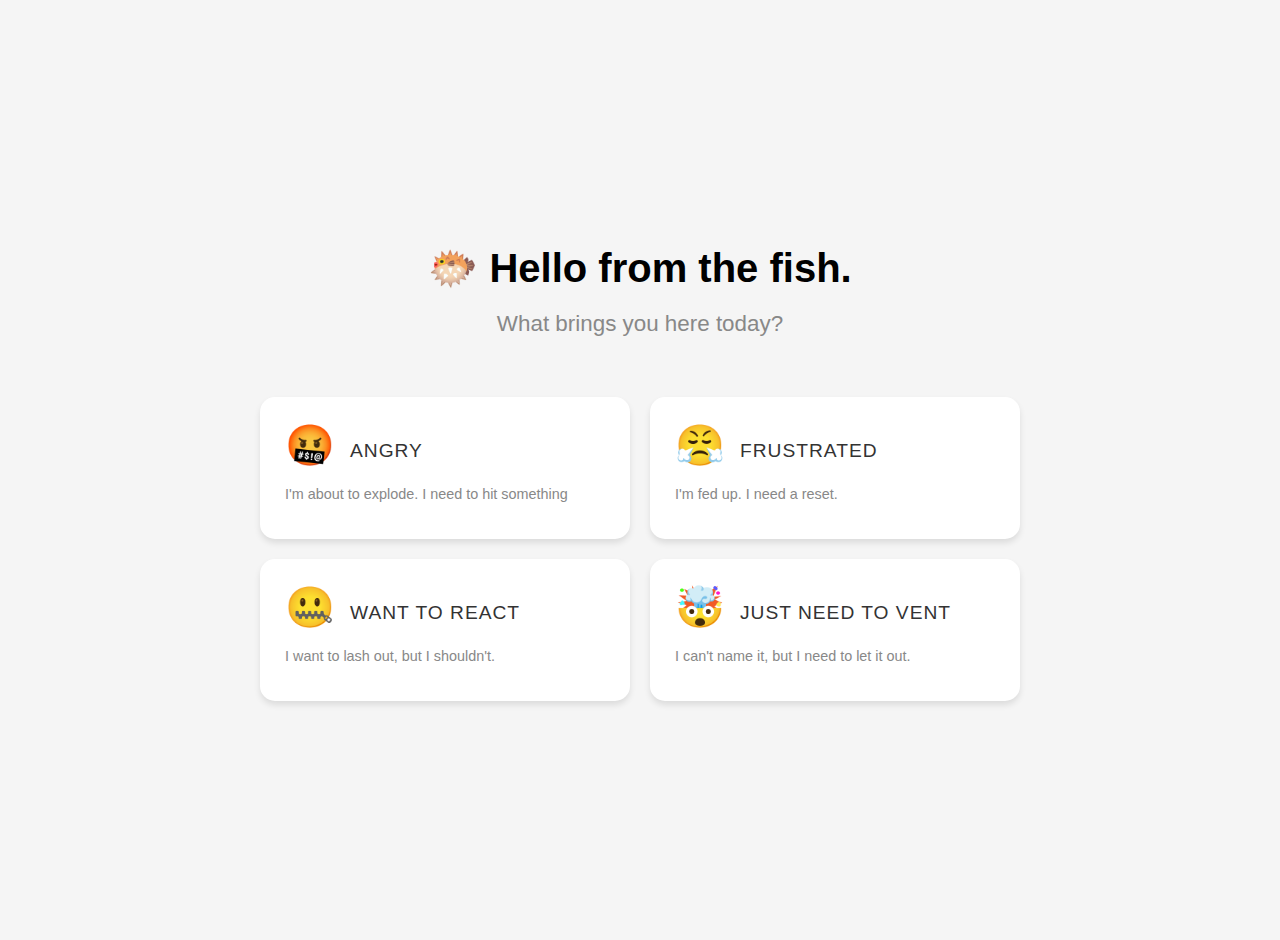
<file: index.html>
<!DOCTYPE html>
<html lang="en">
<head>
    <meta charset="UTF-8" />
    <meta name="viewport" content="width=device-width, initial-scale=1.0, maximum-scale=1.0, user-scalable=no">
    <title>Wooden Fish - Welcome</title>
    <link rel="stylesheet" href="landing.css" />
</head>
<body>
    <div class="container">
        <header>
            <h1>🐡 Hello from the fish.</h1>
            <h2>What brings you here today?</h2>
        </header>
        
        <div class="grid-container">
            <a href="tapping.html?emotion=angry" class="card">
                <div class="card-header">
                    <span class="emoji">🤬</span>
                    <span class="emotion">Angry</span>
                </div>
                <div class="text">I'm about to explode. I need to hit something</div>
            </a>
            
            <a href="tapping.html?emotion=frustrated" class="card">
                <div class="card-header">
                    <span class="emoji">😤</span>
                    <span class="emotion">Frustrated</span>
                </div>
                <div class="text">I'm fed up. I need a reset.</div>
            </a>
            
            <a href="tapping.html?emotion=react" class="card">
                <div class="card-header">
                    <span class="emoji">🤐</span>
                    <span class="emotion">Want to React</span>
                </div>
                <div class="text">I want to lash out, but I shouldn't.</div>
            </a>
            
            <a href="tapping.html?emotion=vent" class="card">
                <div class="card-header">
                    <span class="emoji">🤯</span>
                    <span class="emotion">Just Need to Vent</span>
                </div>
                <div class="text">I can't name it, but I need to let it out.</div>
            </a>
        </div>
    </div>
</body>
</html>
</file>
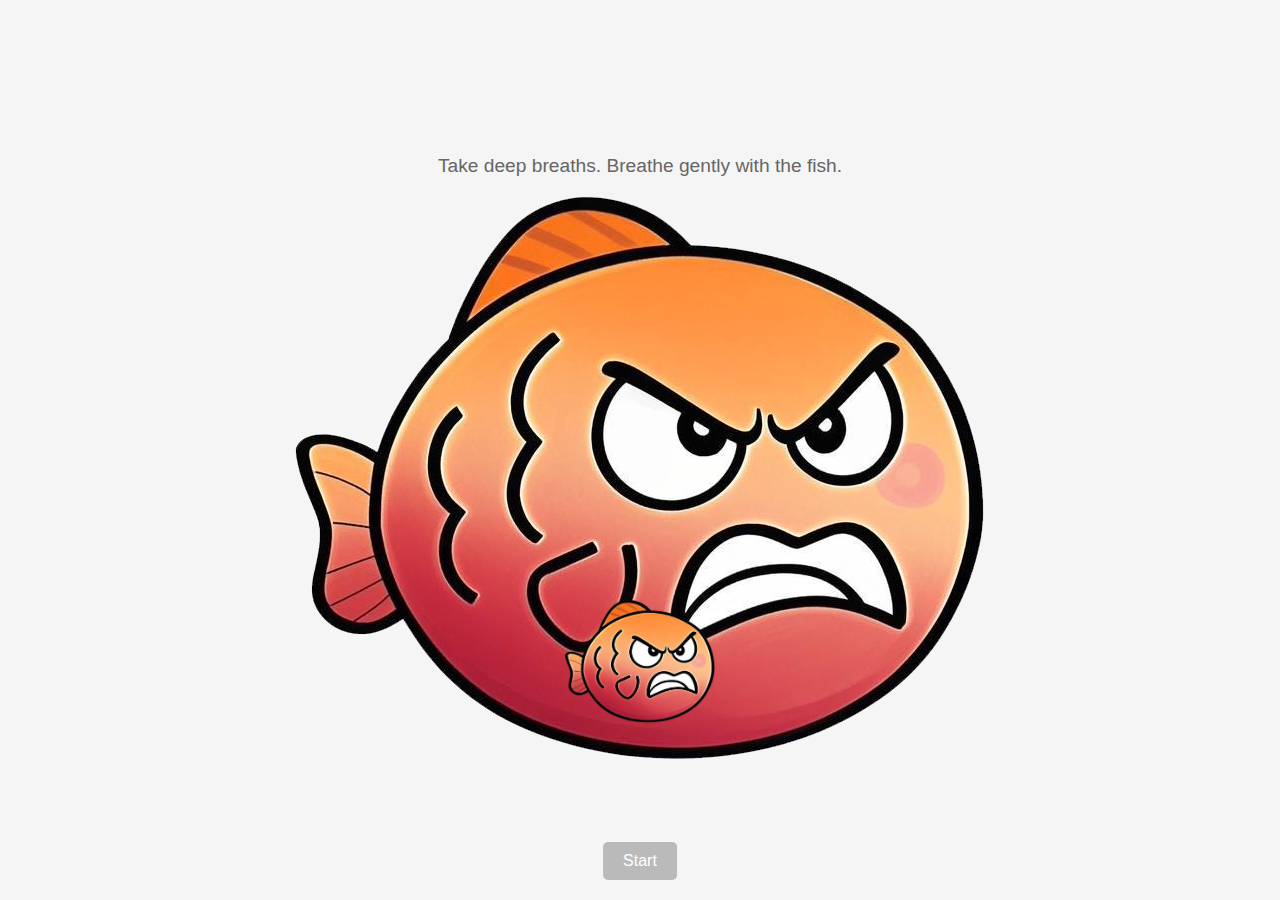
<file: breathing.html>
<!DOCTYPE html>
<html lang="en">
<head>
    <meta charset="UTF-8">
    <meta name="viewport" content="width=device-width, initial-scale=1.0, maximum-scale=1.0, user-scalable=no">
    <title>Breathing Exercise</title>
    <link rel="stylesheet" href="breathing.css">
</head>
<body>
    <div id="instruction">Take deep breaths. Breathe gently with the fish.</div>
    <div id="countdown"></div>
    <div class="fish-container">
        <img id="fish" src="assets/images/angry-fish.png" alt="Fish">
        <img id="fish-shadow" src="assets/images/angry-fish.png" alt="Fish">
    </div>
    
    <button id="startButton">Start</button>
    
    <script src="breathing.js"></script>
</body>
</html>
</file>
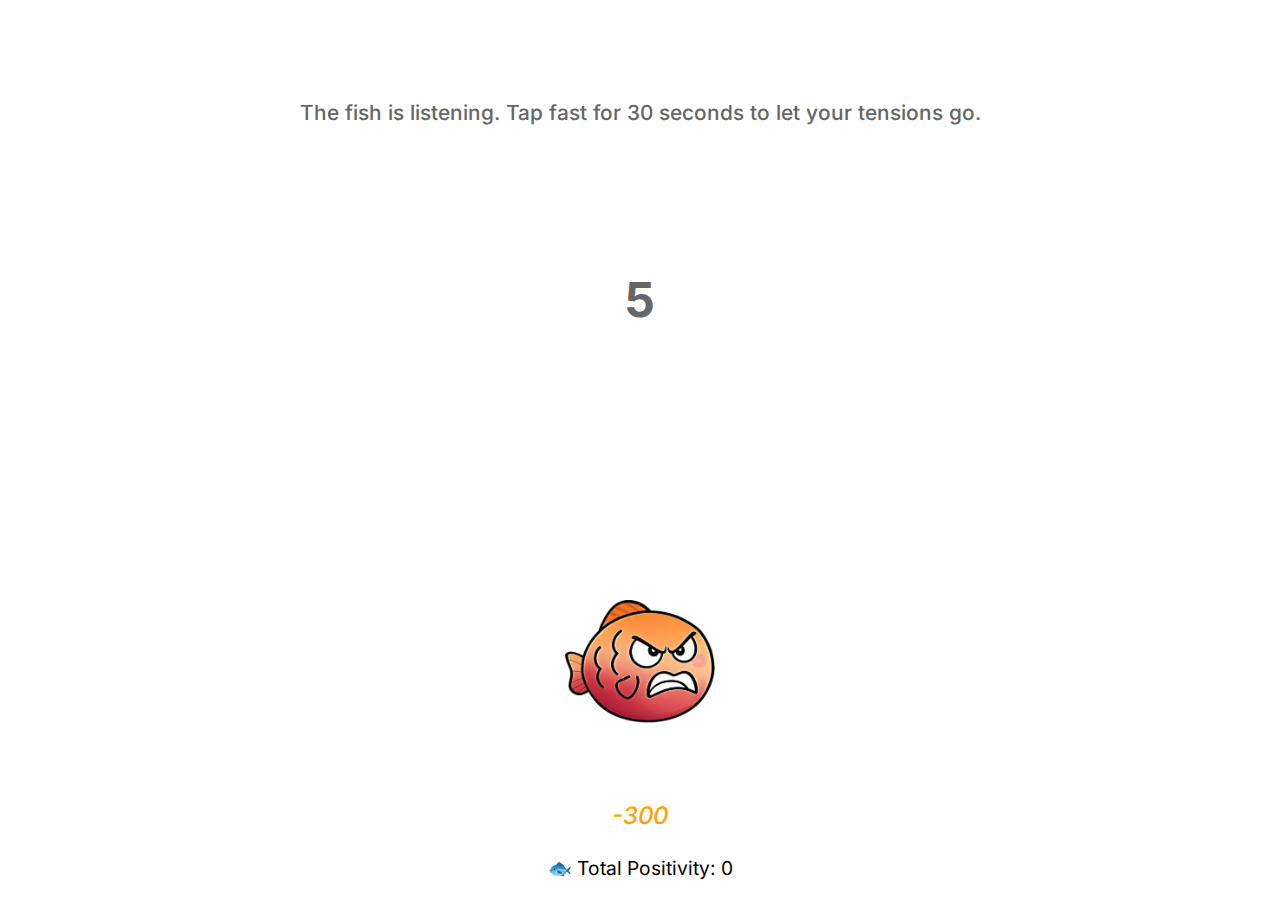
<file: tapping.html>
<!DOCTYPE html>
<html lang="en">
<head>
  <meta charset="UTF-8" />
  <meta name="viewport" content="width=device-width, initial-scale=1.0, maximum-scale=1.0, user-scalable=no">
  <title>Tap the Fish</title>
  <link rel="stylesheet" href="tapping.css" />
</head>
<body>
  <div id="instruction"></div>
<div id="countdown-container">
  <div id="countdown"></div>
  <div id="game-countdown"></div> <!-- New element for game timer -->
</div>
  <div id="score">
    🐟 Total Positivity: <span id="cumulative">0</span>
  </div>
  <div id="fish-container">
    <div id="fish">
      <img id="calm-fish" src="assets/images/calm-fish.png" alt="wooden fish" />
      <img id="angry-fish" src="assets/images/angry-fish.png" alt="wooden fish" />
    </div>
  </div>
  <div id="final">
    <div id="final-message">Time's up!<br />You tapped <span id="clicks">0</span> times.</div>
    <button id="replay">More Fish!</button>
  </div>
  <script>
    // Add this before your tapping.js script
    window.addEventListener('DOMContentLoaded', () => {
      const params = new URLSearchParams(window.location.search);
      const emotion = params.get('emotion');
      const instructionElement = document.getElementById('instruction');
      
      const instructions = {
        'angry': "It's okay to feel this way. Tap fast and hard as you need. The fish can take it.",
        'frustrated': "You've had enough. Tap the fish for 30 seconds - each tap is a reset.",
        'react': "Before you say anything you'll regret - tap the fish for 30 seconds. Let the fish hold it for you.",
        'vent': "Whatever it is, give it to the fish. Just tap 30 seconds for pure release."
      };
      
      instructionElement.textContent = instructions[emotion] || "The fish is listening. Tap fast for 30 seconds to let your tensions go.";
    });
  </script>
  <script src="tapping.js"></script>
</body>
</html>
</file>
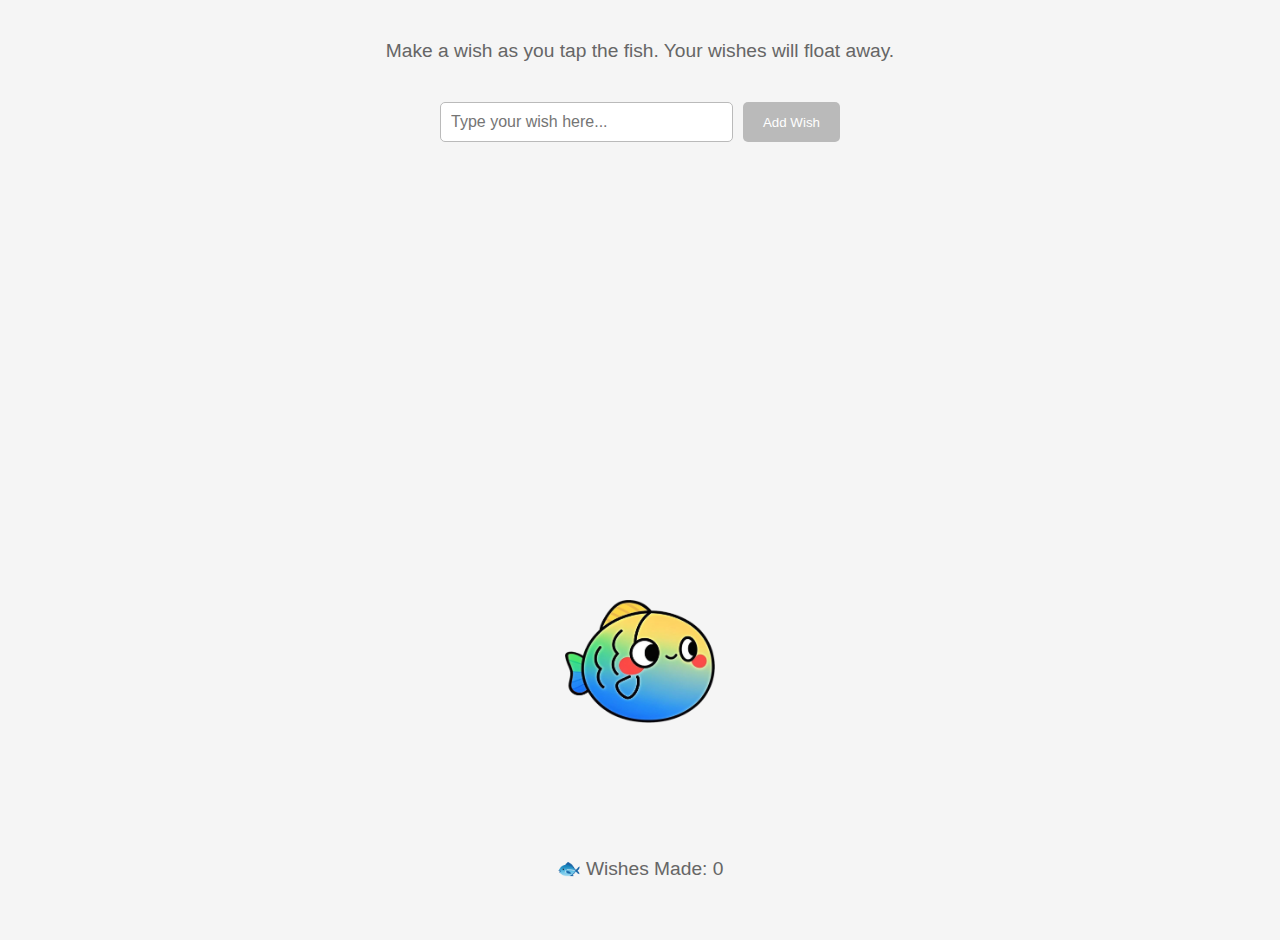
<file: wish.html>
<!DOCTYPE html>
<html lang="en">
<head>
    <meta charset="UTF-8" />
    <meta name="viewport" content="width=device-width, initial-scale=1.0, maximum-scale=1.0, user-scalable=no">
    <title>Make a Wish</title>
    <link rel="stylesheet" href="wish.css" />
</head>
<body>
    <div id="instruction">Make a wish as you tap the fish. Your wishes will float away.</div>
    <div id="wish-input-container">
        <input type="text" id="wish-input" placeholder="Type your wish here..." maxlength="50">
        <button id="add-wish">Add Wish</button>
    </div>
    <div id="score">
        🐟 Wishes Made: <span id="cumulative">0</span>
    </div>
    <div id="fish-container">
        <div id="fish">
            <img id="calm-fish" src="assets/images/calm-fish.png" alt="wooden fish" />            
        </div>
    </div>
</body>
<script src="wish.js"></script>
</html>
</file>
<file: landing.css>
body {
    margin: 0;
    padding: 20px;
    min-height: 100vh;
    font-family: "Helvetica Neue", Arial, sans-serif;
    background-color: #f5f5f5;
    display: flex;
    justify-content: center;
    align-items: center;
}

.container {
    max-width: 800px;
    width: 100%;
}

header {
    text-align: center;
    margin-bottom: 40px;
}

h1 {
    font-size: 2.5rem;
    margin-bottom: 10px;
}

h2 {
    font-size: 1.4rem;
    font-weight: normal;
    color: #888;
}

.grid-container {
    display: grid;
    grid-template-columns: repeat(2, 1fr);
    gap: 20px;
    padding: 20px;
}

.card {
    background: white;
    padding: 25px;
    border-radius: 15px;
    box-shadow: 0 4px 6px rgba(0, 0, 0, 0.1);
    text-decoration: none;
    color: inherit;
    transition: transform 0.2s, box-shadow 0.2s;
    cursor: pointer;
}

.card-header {
    display: flex;
    align-items: center;
    margin-bottom: 15px;
}

.emoji {
    font-size: 2.5rem;
    margin-right: 15px;
}

.emotion {
    font-size: 1.2rem;
    color: #333;
    font-weight: 500;
    margin-top: 10px;
    text-transform: uppercase;
    letter-spacing: 1px;
}

.text {
    font-size: 0.9rem;
    color: #888;
    line-height: 1.4;
    margin: 10px 0;
}

.card:hover {
    transform: translateY(-5px);
    box-shadow: 0 6px 8px rgba(0, 0, 0, 0.15);
}

/* Mobile Responsiveness */
@media (max-width: 600px) {
    .grid-container {
        grid-template-columns: 1fr;
    }

    h1 {
        font-size: 2rem;
    }

    h2 {
        font-size: 1.5rem;
    }

    .card {
        padding: 15px;
    }
}
</file>
<file: breathing.css>
body {
    margin: 0;
    display: flex;
    flex-direction: column;
    align-items: center;
    justify-content: center;
    min-height: 100vh;
    background-color: #f5f5f5;
    font-family: -apple-system, BlinkMacSystemFont, "Segoe UI", Roboto, sans-serif;
}

#instruction {
    text-align: center;
    margin: 20px;
    font-size: 1.2em;
    color: #666;
}

#fish {
    width: 150px;  /* Match tapping.css fish size */
    position: absolute;
    top: calc(70% - 30px);  /* Match tapping.css fish position */
    left: calc(50% - 75px);  /* Match tapping.css fish position */
    z-index: 2;
    transition: transform 0.3s ease;
}

#countdown {
    font-size: 3.0em;
    font-weight: 700;
    color: #666666;
    position: absolute;
    top: 30%;  /* Match tapping.css countdown position */
    left: 50%;
    transform: translateX(-50%);
    transition: opacity 0.5s ease;
}

#startButton {
    display: block;
    position: absolute;
    bottom: 20px;
    left: 50%;
    transform: translateX(-50%);
    padding: 10px 20px;
    font-size: 1em;
    border: none;
    border-radius: 5px;
    background-color: #bababa;
    color: white;
    cursor: pointer;
    transition: background-color 0.3s ease;
}

#progressBar {
    display: none;  /* Hide initially */
    position: absolute;
    bottom: 20px;  /* Same as button */
    left: 50%;
    transform: translateX(-50%);
    width: 200px;
    height: 4px;
    background-color: #e0e0e0;
    border-radius: 2px;
    overflow: visible;
    text-align: center;
}

#progressFill {
    width: 0%;
    height: 100%;
    background-color: #666666;
    transition: width 0.3s ease;
}

#progressText {
    position: absolute;
    width: 100%;
    text-align: center;
    top: -25px;
    color: #666666;
    font-size: 14px;
    font-family: 'Inter', sans-serif;
}

.text-float {
    position: absolute;
    color: rgba(100, 100, 100, 0.25);
    font-size: 3.6em;  /* Doubled from 1.8em to 3.6em */
    font-style: italic;
    font-weight: 700;
    animation: floatUp 4s ease-in forwards;
    z-index: 1;
    pointer-events: none;
}

@keyframes floatUp {
    0% {
        transform: translateY(0) scale(1);
        opacity: 1;
    }
    100% {
        transform: translateY(-20vh) scale(1.5);
        opacity: 0;
    }
}
</file>
<file: tapping.css>
/* inter-regular - latin */
@font-face {
  font-display: swap; /* Check https://developer.mozilla.org/en-US/docs/Web/CSS/@font-face/font-display for other options. */
  font-family: 'Inter';
  font-style: normal;
  font-weight: 400;
  src: url('../assets/fonts/inter-v18-latin-regular.woff2') format('woff2'); /* Chrome 36+, Opera 23+, Firefox 39+, Safari 12+, iOS 10+ */
}

/* inter-500 - latin */
@font-face {
  font-display: swap; /* Check https://developer.mozilla.org/en-US/docs/Web/CSS/@font-face/font-display for other options. */
  font-family: 'Inter';
  font-style: normal;
  font-weight: 500;
  src: url('../assets/fonts/inter-v18-latin-500.woff2') format('woff2'); /* Chrome 36+, Opera 23+, Firefox 39+, Safari 12+, iOS 10+ */
}

/* inter-500 - latin */
@font-face {
  font-display: swap; /* Check https://developer.mozilla.org/en-US/docs/Web/CSS/@font-face/font-display for other options. */
  font-family: 'Inter';
  font-style: normal;
  font-weight: 500;
  src: url('../assets/fonts/inter-v18-latin-500.woff2') format('woff2'); /* Chrome 36+, Opera 23+, Firefox 39+, Safari 12+, iOS 10+ */
}

/* inter-500italic - latin */
@font-face {
  font-display: swap; /* Check https://developer.mozilla.org/en-US/docs/Web/CSS/@font-face/font-display for other options. */
  font-family: 'Inter';
  font-style: italic;
  font-weight: 500;
  src: url('../assets/fonts/inter-v18-latin-500italic.woff2') format('woff2'); /* Chrome 36+, Opera 23+, Firefox 39+, Safari 12+, iOS 10+ */
}

/* inter-700 - latin */
@font-face {
  font-display: swap; /* Check https://developer.mozilla.org/en-US/docs/Web/CSS/@font-face/font-display for other options. */
  font-family: 'Inter';
  font-style: normal;
  font-weight: 700;
  src: url('../assets/fonts/inter-v18-latin-700.woff2') format('woff2'); /* Chrome 36+, Opera 23+, Firefox 39+, Safari 12+, iOS 10+ */
}

/* inter-700italic - latin */
@font-face {
  font-display: swap; /* Check https://developer.mozilla.org/en-US/docs/Web/CSS/@font-face/font-display for other options. */
  font-family: 'Inter';
  font-style: italic;
  font-weight: 700;
  src: url('../assets/fonts/inter-v18-latin-700italic.woff2') format('woff2'); /* Chrome 36+, Opera 23+, Firefox 39+, Safari 12+, iOS 10+ */
}


body {
  margin: 0;
  padding: 0;
  overflow: hidden;
  background-color: white;
  font-family: 'Inter', sans-serif;
  text-align: center;
  height: 100vh;
  width: 100vw;
  display: flex;
  flex-direction: column;
  position: relative; /* Added for absolute positioning context */
  touch-action: manipulation; /* prevent double-click zoom on mobile */
}

/* 1. Instruction at the top */
#instruction {
  font-family: 'Inter', sans-serif;
  font-size: 1.3em;
  font-weight: 500;
  color: #666666;
  margin-top: 100px;
  opacity: 1;
  transition: opacity 0.5s;
}

/* 3. Countdown at 30% height */
#countdown {
  font-size: 3.0em;
  font-weight: 700;
  /* font-style: italic;*/
  color: #666666;
  position: absolute;
  top: 30%;
  left: 50%;
  transform: translateX(-50%);
  transition: opacity 0.5s ease;
}

/* 2. Fish at 70% height */
#fish {
  width: 150px;
  position: absolute;
  top: calc(70% - 30px);
  left: calc(50% - 75px);
  z-index: 2;
  /* border:2px solid red;*/
  animation: floatFish 5s ease-in-out infinite;
  transition: transform 0.05s ease-in-out;
}

#fish img {
  width: 100%;
  position: absolute;
  left: calc(50% - 75px);
  /* border:2px solid red;*/
}

#fish:active {
  transform: scale(0.95);
}

@keyframes floatFish {
  0% {
    top: calc(70% - 20px);
  }
  50% {
    top: calc(70% - 40px);
  }
  100% {
    top: calc(70% - 20px);
  }
}

/* 4. Ending text and button at 30% height */
#final {
  position: absolute;
  top: 30%;
  left: 50%;
  transform: translate(-50%, -50%);
  font-family: 'Inter', sans-serif;
  font-size: 1.2em;
  font-weight: 500; 
  display: none;
  color: #666666;
  text-align: center;
}

/* 5. Text clouds within window bounds */
.text-cloud {
  position: absolute;
  color: rgba(100, 100, 100, 0.25);
  font-size: 1.8em;
  font-style: italic;
  font-weight: 700;
  animation: driftDown 4s ease-in forwards;
  z-index: 1;
  /* Random but bounded positioning */
  left: calc(10% + (80% * var(--random-x)));
  top: calc(10% + (80% * var(--random-y)));
}

@keyframes driftDown {
  0% {
    transform: translateY(0) scale(1);
    opacity: 0;
  }
  50% {
    opacity: 1;
  }
  100% {
    transform: translateY(10vh) scale(1.5);
    opacity: 0;
  }
}

/* Rest of the existing styles */
#fish.faded {
  opacity: 1;
  z-index: 0;
}

.emoji {
  position: fixed;
  font-size: 2em;
  opacity: 0.8;
  z-index: 3;
  pointer-events: none;
  /* transform: translate(50%, 50%); */
  animation: floatUp 2s linear forwards;
}

@keyframes floatUp {
  0% {
    transform: translateY(0) scale(1);
    opacity: 1;
  }
  100% {
    transform: translateY(-20vh) scale(1.5);
    opacity: 0;
  }
}

#score {
  position: absolute;
  bottom: 20px;
  left: 50%;
  transform: translateX(-50%);
  font-size: 1.2em;
}

#replay {
  display: block;
  margin: 20px auto 0;
  font-size: 0.8em;
  font-weight: regular;
  color: #666666;
  padding: 12px 24px;
  background-color: #e0f2f1;
  border: none;
  border-radius: 20px;
  cursor: pointer;
  transition: background-color 0.3s;
}

#replay:hover {
  background-color: #ddd;
}

#flash {
  position: absolute;
  bottom: 70px;
  left: 50%;
  transform: translateX(-50%);
  font-size: 1.5em;
  font-weight: 500;
  font-style: italic;
  color: orange;
  opacity: 1;
  animation: flashAnimation 1s ease-in-out infinite;
}

@keyframes flashAnimation {
  0% {
    opacity: 1;
  }
  50% {
    opacity: 0;
  }
  100% {
    opacity: 1;
  }
}
</file>
<file: wish.css>
body {
    margin: 0;
    padding: 20px;
    min-height: 100vh;
    font-family: "Helvetica Neue", Arial, sans-serif;
    background-color: #f5f5f5;
    display: flex;
    flex-direction: column;
    align-items: center;
    overflow: hidden;
}

#instruction {
    text-align: center;
    margin: 20px;
    font-size: 1.2em;
    color: #666;
}

#wish-input-container {
    display: flex;
    gap: 10px;
    margin: 20px;
    width: 100%;
    max-width: 400px;
}

#wish-input {
    flex: 1;
    padding: 10px;
    border: 1px solid #bababa;
    border-radius: 5px;
    font-size: 1em;
    color: #bababa;
}

#add-wish {
    padding: 10px 20px;
    background-color: #bababa;
    color: white;
    border: none;
    border-radius: 5px;
    cursor: pointer;
    transition: background-color 0.3s;
}

#add-wish:hover {
    background-color: #555;
}

#score {
    font-size: 1.2em;
    color: #666;
    position: absolute;
    bottom: 20px;  /* Changed from top: 30% to bottom: 20px to match tapping.css */
    left: 50%;
    transform: translateX(-50%);
}

#fish {
    width: 150px;
    position: absolute;
    top: calc(70% - 30px);
    left: calc(50% - 75px);
    z-index: 2;
    animation: floatFish 5s ease-in-out infinite;
    transition: transform 0.05s ease-in-out;
  }
  
  #fish img {
    width: 100%;
    position: absolute;
    left: calc(50% - 75px);
  }

  #fish:active {
    transform: scale(0.95);
  }
  
  @keyframes floatFish {
    0% {
      top: calc(70% - 20px);
    }
    50% {
      top: calc(70% - 40px);
    }
    100% {
      top: calc(70% - 20px);
    }
  }

.floating-wish {
    position: absolute;
    left: 0;  /* Changed from right: 0 to left: 0 */
    color: rgba(100, 100, 100, 0.25);
    font-size: 1.8em;
    font-style: italic;
    font-weight: 700;
    animation: floatAway 4s ease-in forwards;
    z-index: 1;
    pointer-events: none;
}

@keyframes floatAway {
    0% {
        transform: translateX(0) scale(1);
        opacity: 1;
    }
    100% {
        transform: translateX(100vw) scale(1.5);
        opacity: 0;
    }
}

#mallet {
    position: absolute;
    width: 96px;
    height: 96px;
    pointer-events: none;
    z-index: 3;
    opacity: 0;
    transition: opacity 0.1s ease-in-out, transform 0.1s ease-in-out;
    transform: rotate(-45deg) scale(0.5);
}

#mallet.hit {
    opacity: 1;
    transform: rotate(0deg) scale(1);
}

#mallet {
    position: absolute;
    width: 96px;
    height: 96px;
    pointer-events: none;
    z-index: 3;
    opacity: 0;
    transition: opacity 0.1s ease-in-out, transform 0.1s ease-in-out;
    transform: rotate(-45deg) scale(0.5);
}

#mallet.hit {
    opacity: 1;
    transform: rotate(0deg) scale(1);
}
</file>
